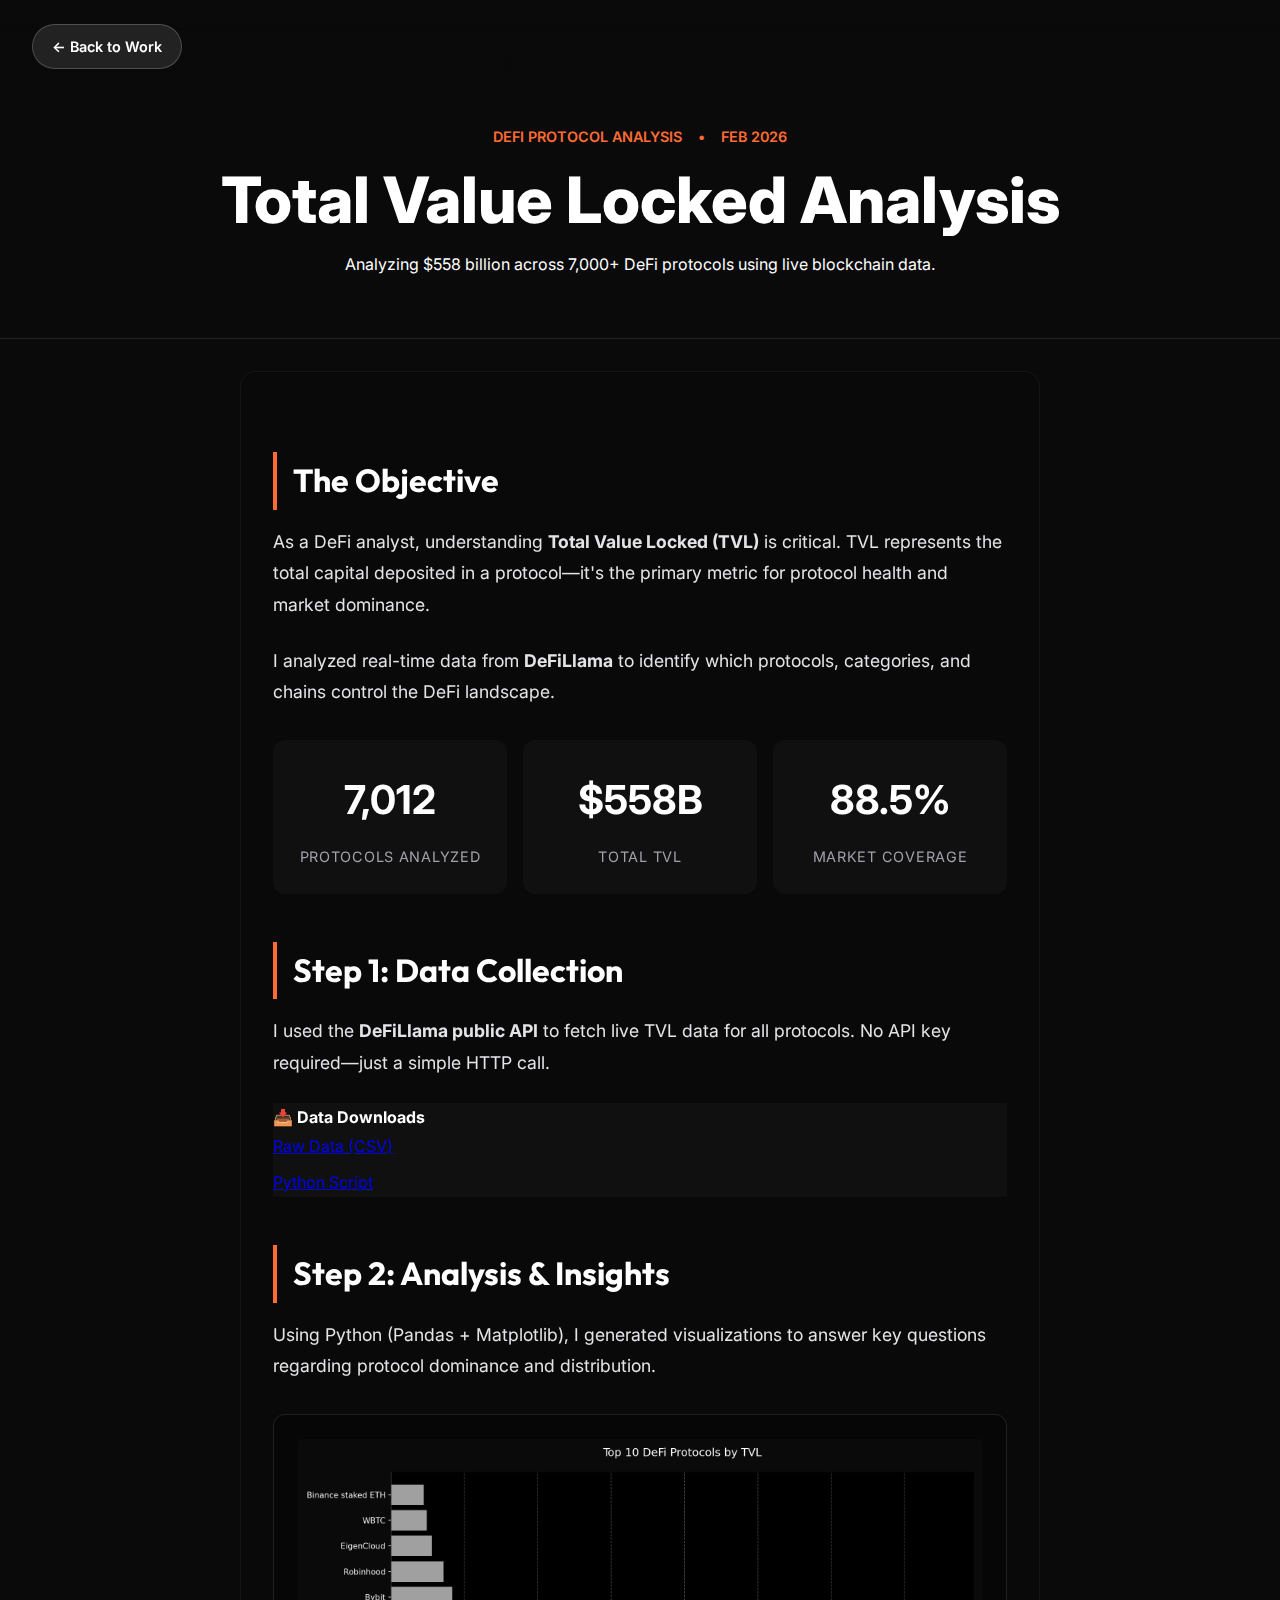
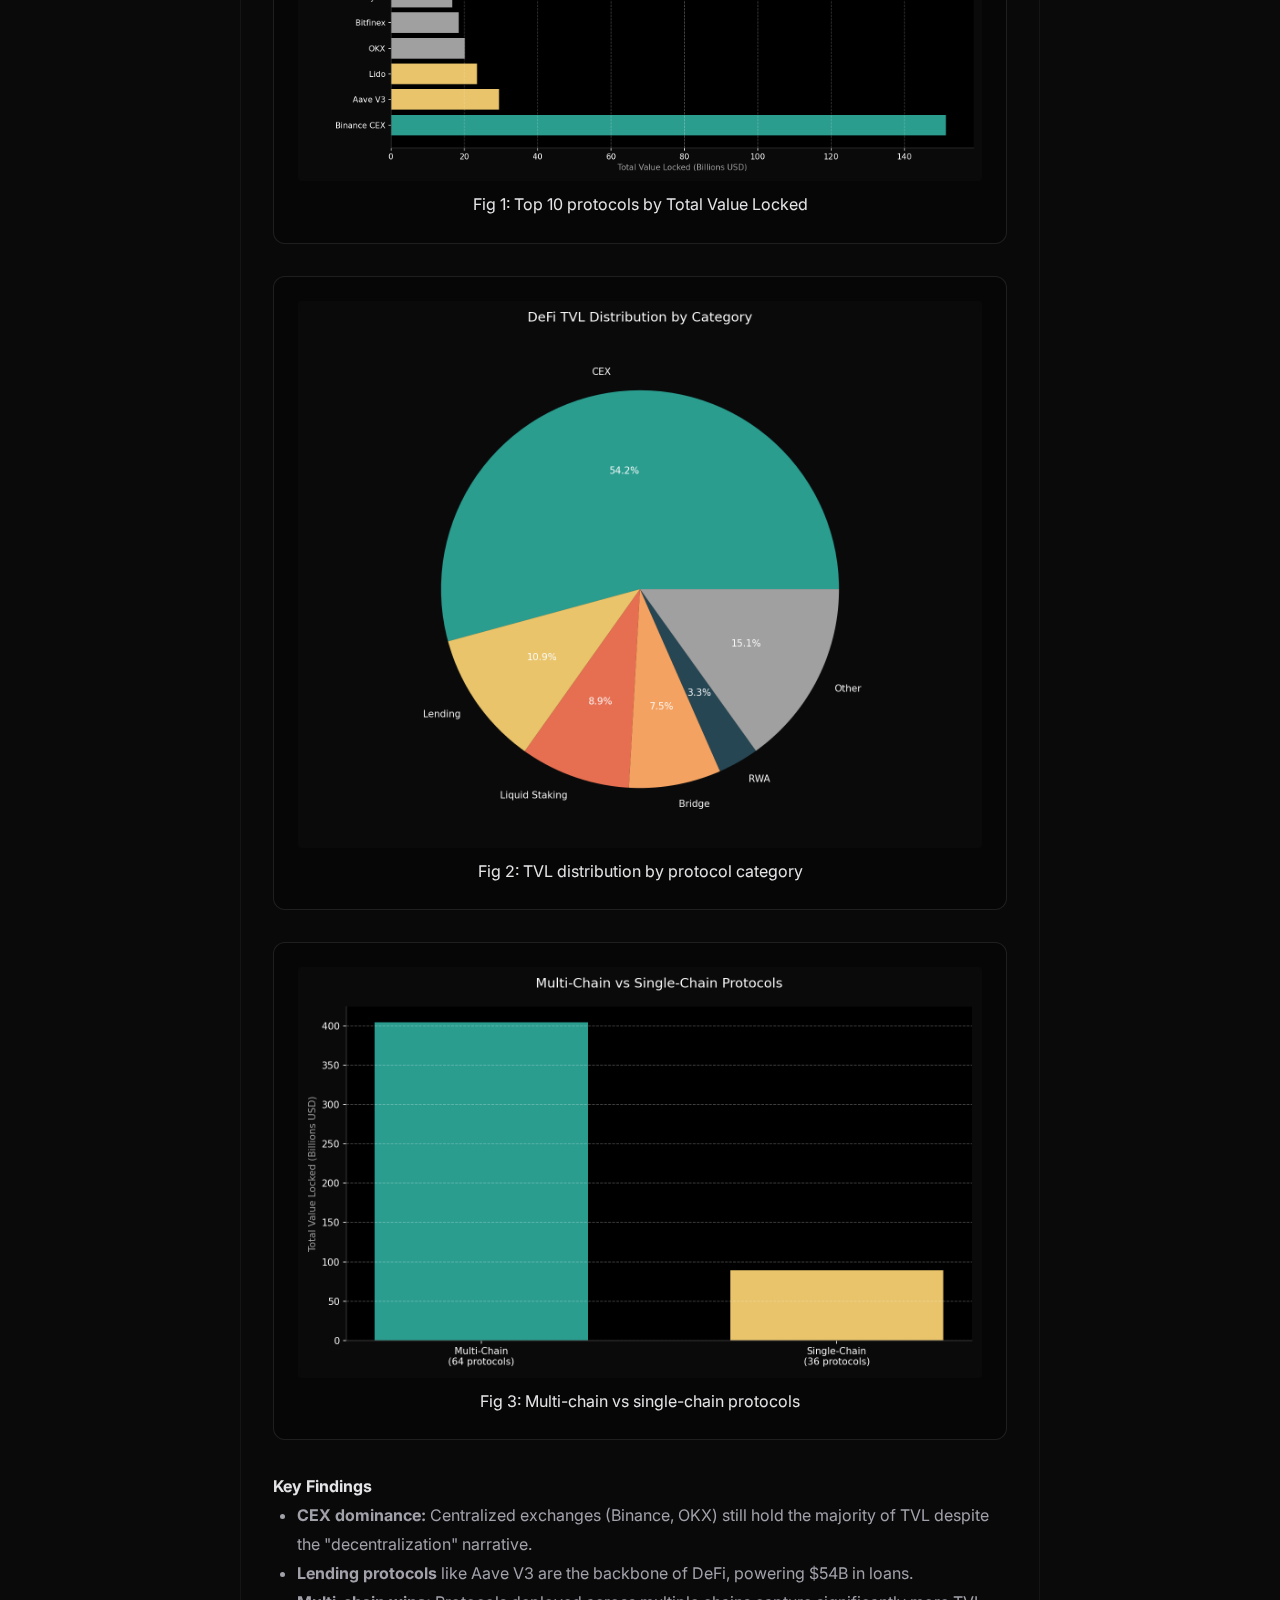
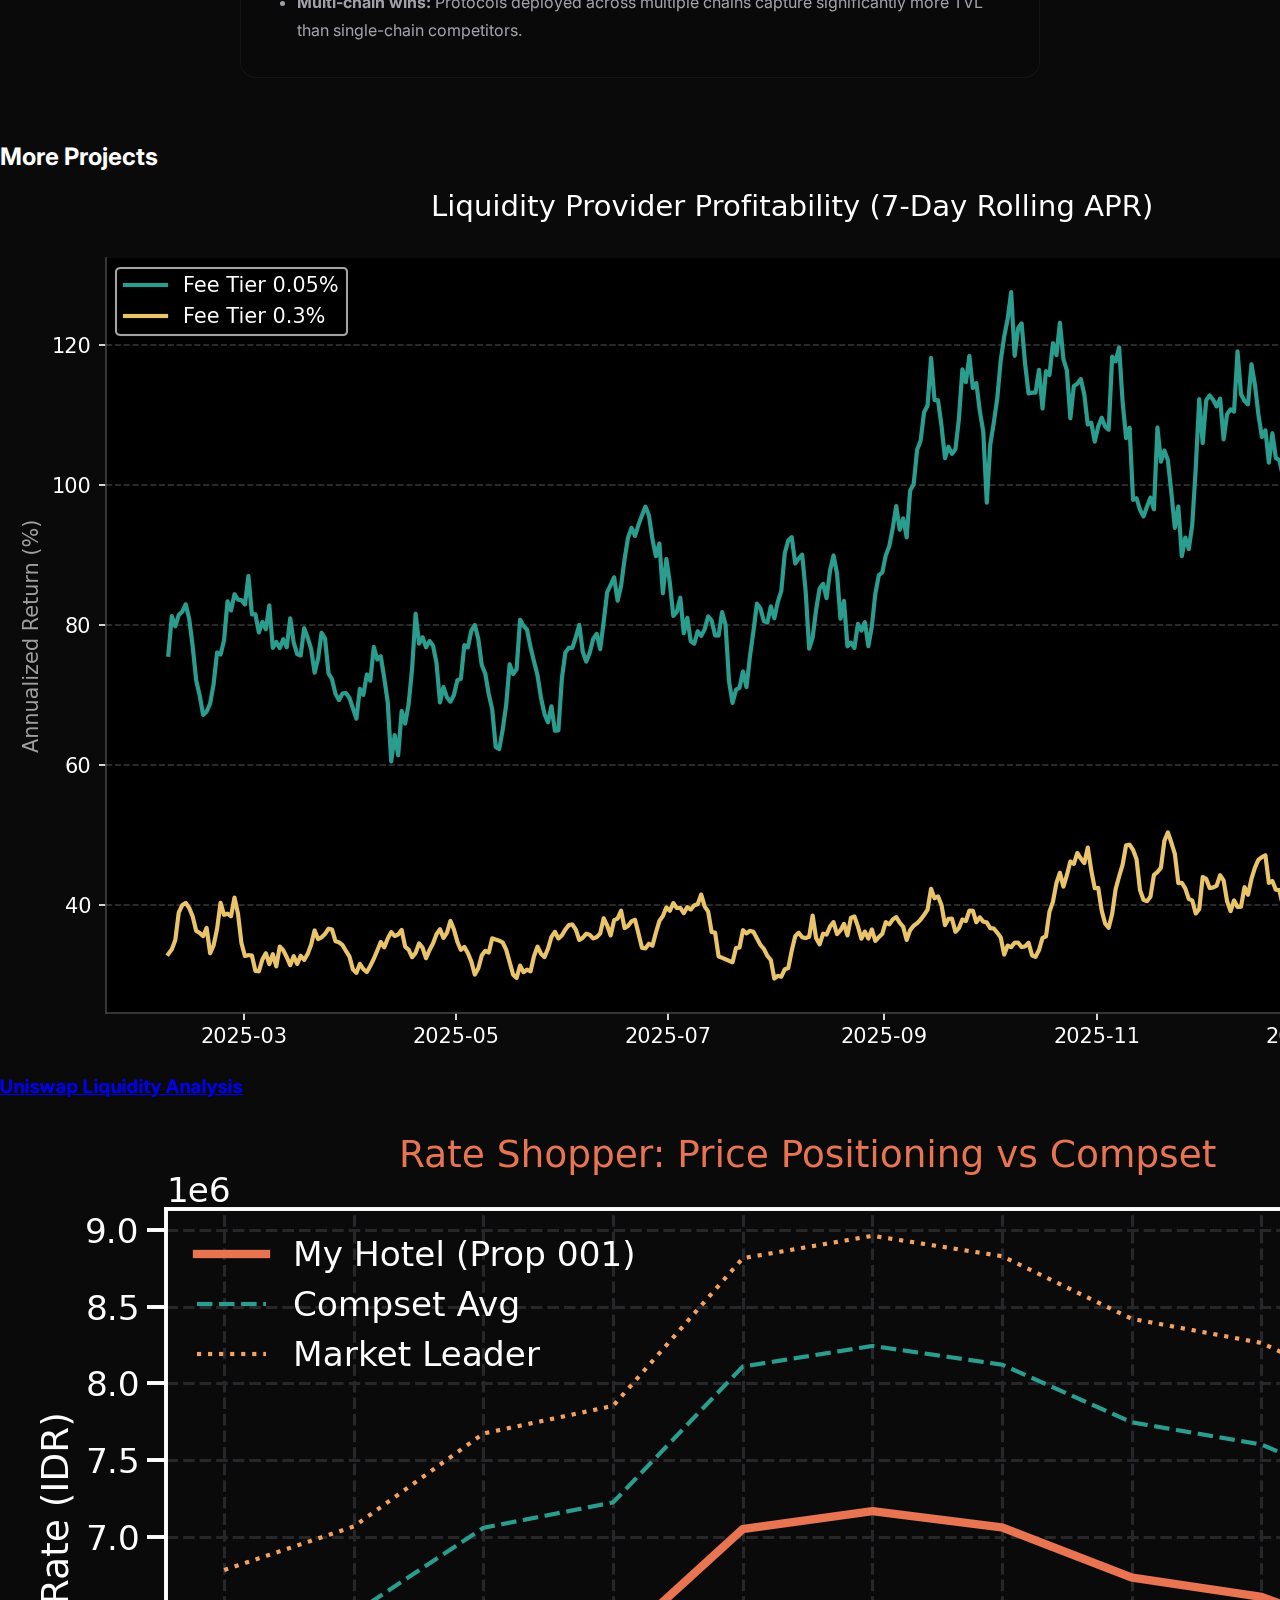
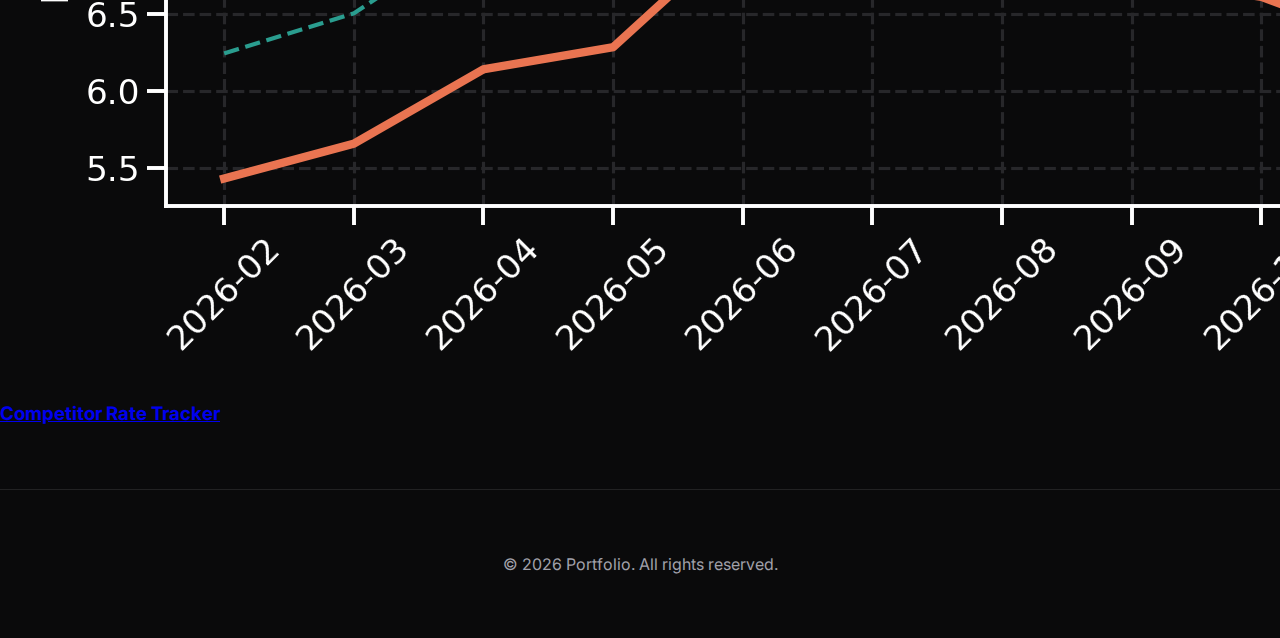
<file: project-defi.html>
<!DOCTYPE html>
<html lang="en">

<head>
    <meta charset="UTF-8">
    <meta name="viewport" content="width=device-width, initial-scale=1.0">
    <title>DeFi Protocol Analysis | TVL Research</title>

    <!-- Fonts -->
    <link rel="preconnect" href="https://fonts.googleapis.com">
    <link rel="preconnect" href="https://fonts.gstatic.com" crossorigin>
    <link
        href="https://fonts.googleapis.com/css2?family=Inter:wght@400;500;600&family=Outfit:wght@500;700;800&display=swap"
        rel="stylesheet">

    <!-- CSS -->
    <link rel="stylesheet" href="css/style.css">
    <link rel="icon" type="image/svg+xml" href="assets/favicon.svg?v=2">

    <style>
        /* Specific Styles for DeFi Report */
        .stats-grid {
            display: grid;
            grid-template-columns: repeat(auto-fit, minmax(200px, 1fr));
            gap: 1rem;
            margin: 2rem 0;
        }

        .stat-card {
            background: rgba(255, 255, 255, 0.03);
            border: 1px solid var(--border-subtle);
            border-radius: 12px;
            padding: 1.5rem;
            text-align: center;
        }

        .stat-card h3 {
            font-size: 2.5rem;
            color: var(--text-primary);
            margin-bottom: 0.5rem;
            font-family: var(--font-heading);
            font-weight: 700;
        }

        .stat-card p {
            font-size: 0.9rem;
            color: var(--text-secondary);
            text-transform: uppercase;
            letter-spacing: 0.05em;
            margin: 0;
        }
    </style>
</head>

<body>

    <!-- Navigation -->
    <nav class="project-nav">
        <div class="project-nav-container">
            <a href="index.html" class="back-btn">
                ← Back to Work
            </a>
        </div>
    </nav>

    <main>

        <!-- Project Header -->
        <header class="project-header">
            <div class="project-meta"><span>DeFi Protocol Analysis</span><span>•</span><span>Feb 2026</span></div>
            <h1 class="hero-title" style="font-size: clamp(2.5rem, 5vw, 4rem);">Total Value Locked Analysis</h1>
            <p class="lead" style="margin: 0 auto;">Analyzing $558 billion across 7,000+ DeFi protocols using live
                blockchain data.</p>
        </header>

        <!-- Article Content -->
        <article class="article-content">

            <h2>The Objective</h2>
            <p>
                As a DeFi analyst, understanding <strong>Total Value Locked (TVL)</strong> is critical. TVL represents
                the total capital deposited in a protocol—it's the primary metric for protocol health and market
                dominance.
            </p>
            <p>
                I analyzed real-time data from <strong>DeFiLlama</strong> to identify which protocols, categories, and
                chains control the DeFi landscape.
            </p>

            <div class="stats-grid">
                <div class="stat-card">
                    <h3>7,012</h3>
                    <p>Protocols Analyzed</p>
                </div>
                <div class="stat-card">
                    <h3>$558B</h3>
                    <p>Total TVL</p>
                </div>
                <div class="stat-card">
                    <h3>88.5%</h3>
                    <p>Market Coverage</p>
                </div>
            </div>

            <h2>Step 1: Data Collection</h2>
            <p>
                I used the <strong>DeFiLlama public API</strong> to fetch live TVL data for all protocols. No API key
                required—just a simple HTTP call.
            </p>

            <div class="insight-box" style="background: rgba(255, 255, 255, 0.03); border-color: var(--text-primary);">
                <h4 style="color: var(--text-primary);">📥 Data Downloads</h4>
                <div style="display: flex; flex-direction: column; gap: 0.5rem;">
                    <a href="defi_analysis/01_raw_data/defillama_tvl_raw.csv" class="download-link">Raw Data (CSV)</a>
                    <a href="defi_analysis/scripts/fetch_data.py" class="download-link">Python Script</a>
                </div>
            </div>

            <h2>Step 2: Analysis & Insights</h2>
            <p>
                Using Python (Pandas + Matplotlib), I generated visualizations to answer key questions regarding
                protocol dominance and distribution.
            </p>

            <div class="chart-container">
                <img src="defi_analysis/03_visualizations/top10_protocols.png" alt="Top 10 Protocols">
                <span class="chart-caption">Fig 1: Top 10 protocols by Total Value Locked</span>
            </div>

            <div class="chart-container">
                <img src="defi_analysis/03_visualizations/category_distribution.png" alt="Category Distribution">
                <span class="chart-caption">Fig 2: TVL distribution by protocol category</span>
            </div>

            <div class="chart-container">
                <img src="defi_analysis/03_visualizations/chain_comparison.png" alt="Chain Comparison">
                <span class="chart-caption">Fig 3: Multi-chain vs single-chain protocols</span>
            </div>

            <div class="insight-box">
                <h4>Key Findings</h4>
                <ul style="color: var(--text-secondary); margin-left: 1.5rem;">
                    <li><strong>CEX dominance:</strong> Centralized exchanges (Binance, OKX) still hold the majority of
                        TVL despite the "decentralization" narrative.</li>
                    <li><strong>Lending protocols</strong> like Aave V3 are the backbone of DeFi, powering $54B in
                        loans.</li>
                    <li><strong>Multi-chain wins:</strong> Protocols deployed across multiple chains capture
                        significantly more TVL than single-chain competitors.</li>
                </ul>
            </div>

        </article>

        <!-- More Projects -->
        <section class="section-padding" style="border-top: 1px solid var(--border-subtle); margin-top: 4rem;">
            <div class="container">
                <h2 class="section-title">More Projects</h2>
                <div class="projects-grid">
                    <a href="project-web3.html" class="project-card">
                        <img src="assets/plots/web3_apr.png" alt="Web3 Analysis" class="project-image">
                        <div class="project-info">
                            <h3 class="project-title">Uniswap Liquidity Analysis</h3>
                        </div>
                    </a>
                    <a href="project-competitor.html" class="project-card">
                        <img src="assets/plots/competitor_analysis.png" alt="Competitor Analysis" class="project-image">
                        <div class="project-info">
                            <h3 class="project-title">Competitor Rate Tracker</h3>
                        </div>
                    </a>
                </div>
            </div>
        </section>

    </main>

    <footer class="footer">
        <div class="container">
            <p>&copy; 2026 Portfolio. All rights reserved.</p>
        </div>
    </footer>
</body>

</html>
</file>
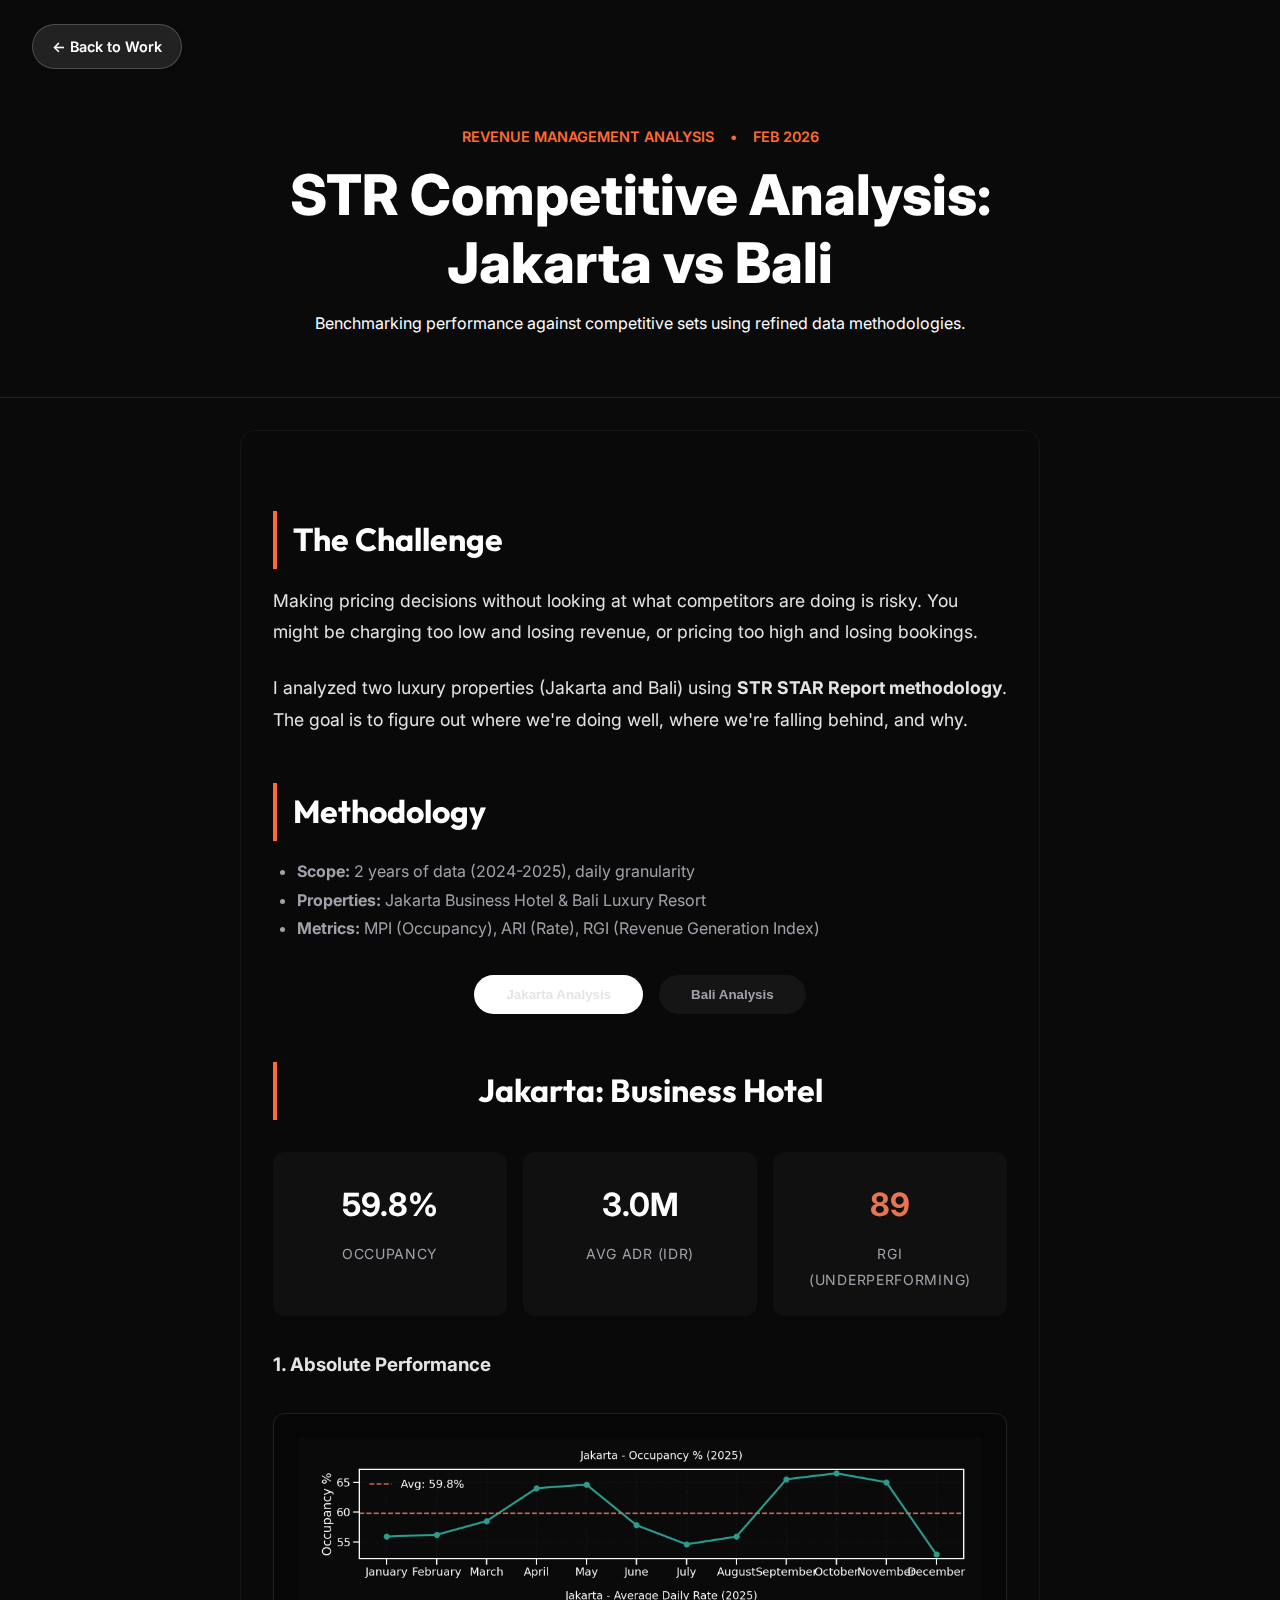
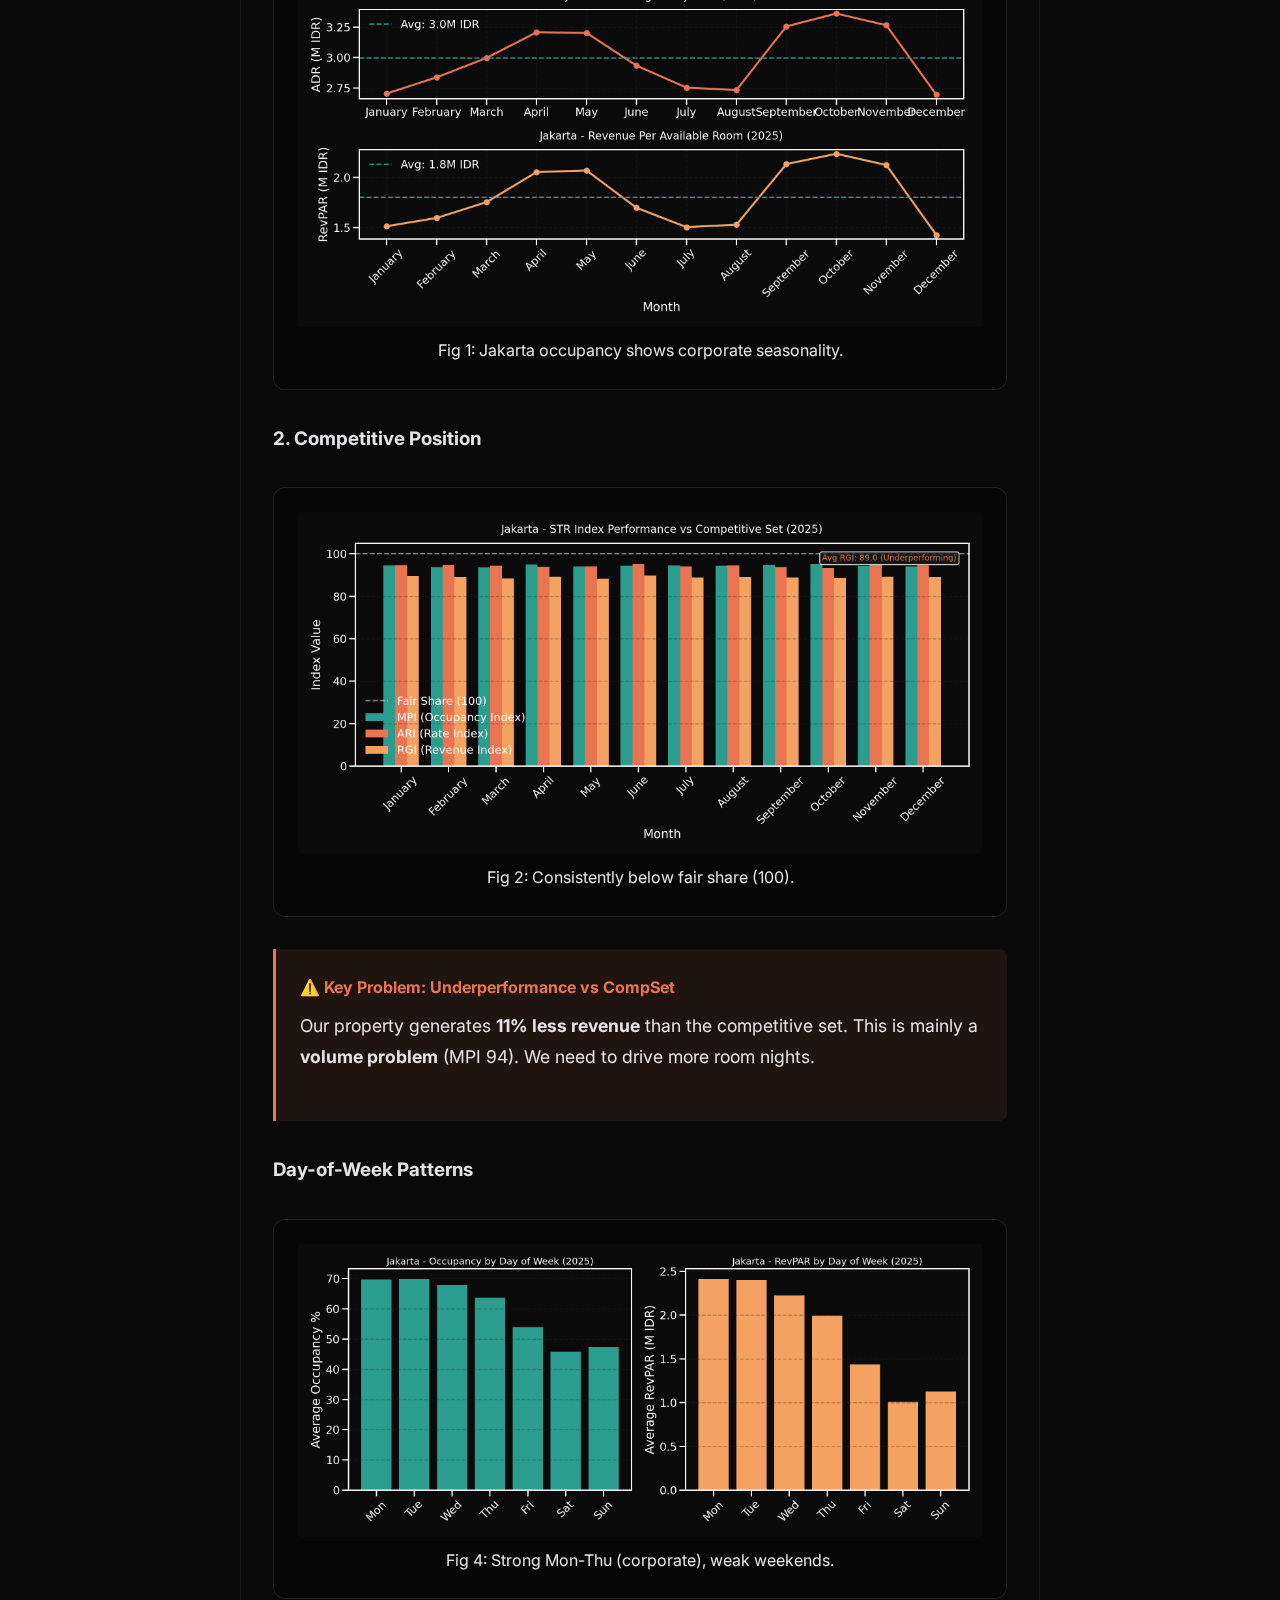
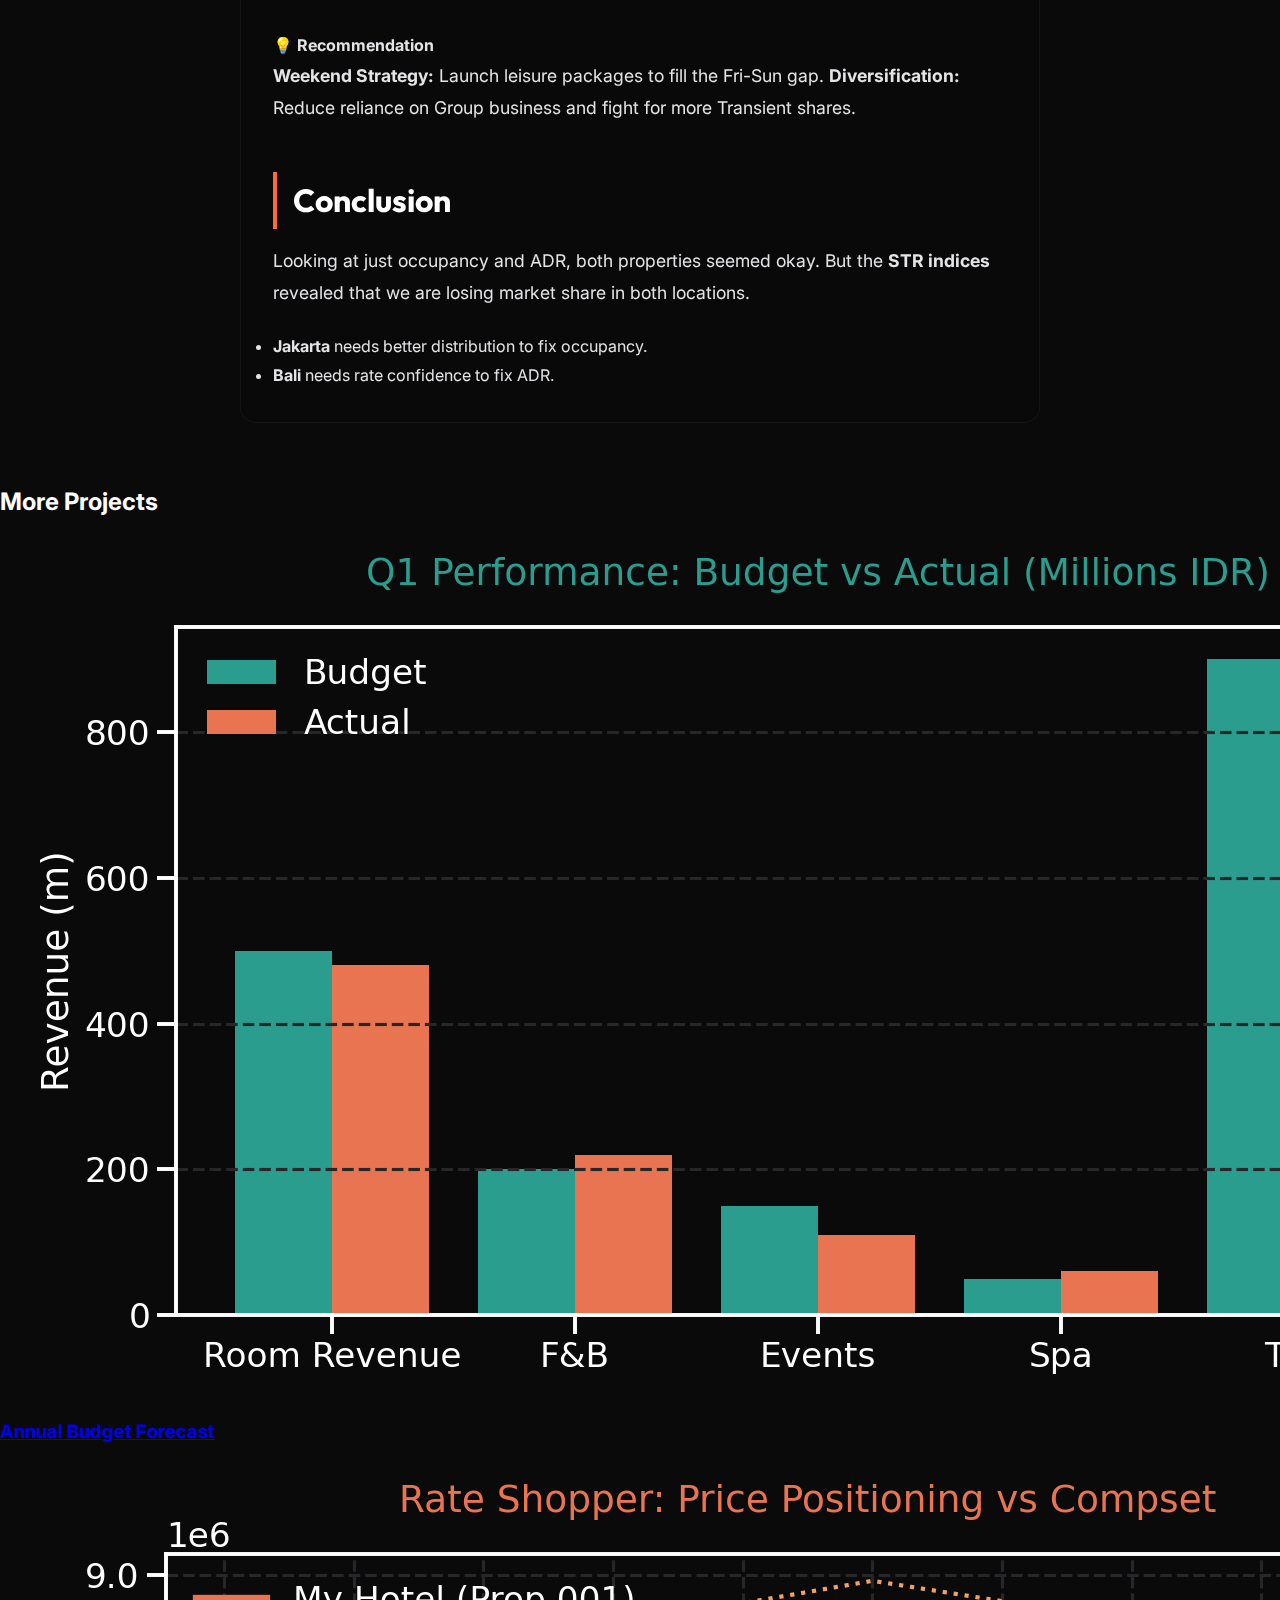
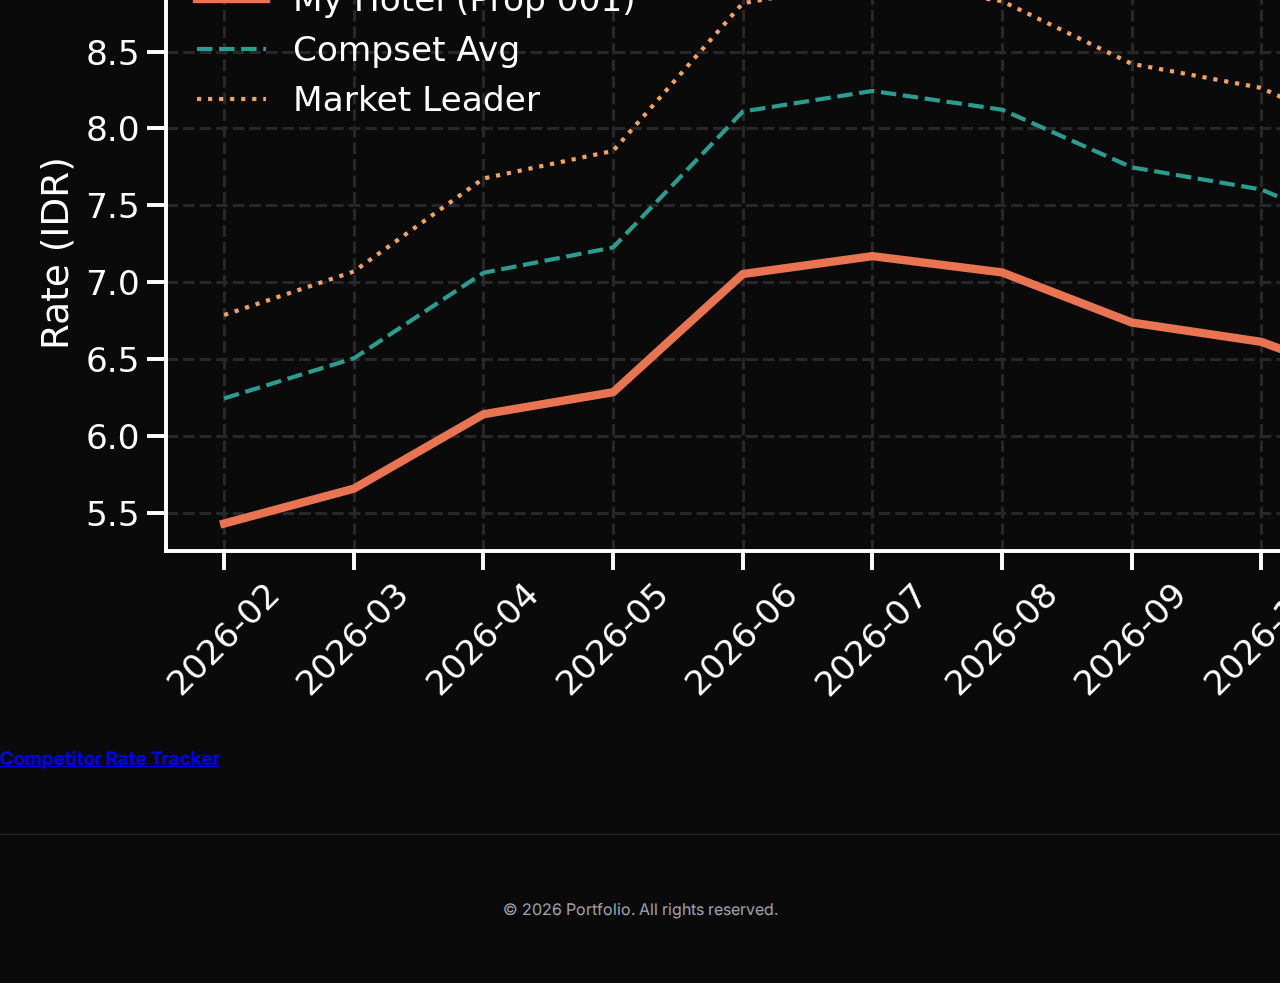
<file: project-str-competitive.html>
<!DOCTYPE html>
<html lang="en">

<head>
    <meta charset="UTF-8">
    <meta name="viewport" content="width=device-width, initial-scale=1.0">
    <title>STR Competitive Analysis | Portfolio</title>

    <!-- Fonts -->
    <link rel="preconnect" href="https://fonts.googleapis.com">
    <link rel="preconnect" href="https://fonts.gstatic.com" crossorigin>
    <link
        href="https://fonts.googleapis.com/css2?family=Inter:wght@400;500;600&family=Outfit:wght@500;700;800&display=swap"
        rel="stylesheet">

    <!-- CSS -->
    <link rel="stylesheet" href="css/style.css">
    <link rel="icon" type="image/svg+xml" href="assets/favicon.svg?v=2">

    <style>
        /* Specific Styles for STR Report Tabs */
        .market-tabs {
            display: flex;
            gap: 1rem;
            margin-bottom: 2rem;
            justify-content: center;
        }

        .tab-btn {
            padding: 0.75rem 2rem;
            background: rgba(255, 255, 255, 0.05);
            border: 1px solid var(--border-subtle);
            border-radius: 99px;
            color: var(--text-secondary);
            cursor: pointer;
            transition: all 0.3s ease;
            font-weight: 600;
        }

        .tab-btn:hover {
            border-color: var(--text-primary);
            color: var(--text-primary);
        }

        .tab-btn.active {
            background: var(--text-primary);
            color: var(--bg-body);
            border-color: var(--text-primary);
        }

        .tab-content {
            display: none;
            animation: fadeIn 0.5s ease;
        }

        .tab-content.active {
            display: block;
        }

        @keyframes fadeIn {
            from {
                opacity: 0;
                transform: translateY(10px);
            }

            to {
                opacity: 1;
                transform: translateY(0);
            }
        }

        .metric-grid {
            display: grid;
            grid-template-columns: repeat(auto-fit, minmax(200px, 1fr));
            gap: 1rem;
            margin: 2rem 0;
        }

        .metric-card {
            background: rgba(255, 255, 255, 0.03);
            border: 1px solid var(--border-subtle);
            border-radius: 12px;
            padding: 1.5rem;
            text-align: center;
        }

        .metric-value {
            font-size: 2rem;
            font-weight: 700;
            color: var(--text-primary);
            margin-bottom: 0.5rem;
            font-family: var(--font-heading);
        }

        .metric-label {
            color: var(--text-secondary);
            font-size: 0.875rem;
            text-transform: uppercase;
            letter-spacing: 0.05em;
        }

        .warning-box {
            background: rgba(233, 116, 81, 0.1);
            border-left: 3px solid #E97451;
            padding: 1.5rem;
            border-radius: 0 8px 8px 0;
            margin: 2rem 0;
        }

        .warning-box h4 {
            color: #E97451;
            margin-bottom: 0.5rem;
        }
    </style>
</head>

<body>

    <!-- Navigation -->
    <nav class="project-nav">
        <div class="project-nav-container">
            <a href="index.html" class="back-btn">
                ← Back to Work
            </a>
        </div>
    </nav>

    <main>

        <!-- Project Header -->
        <header class="project-header">
            <div class="project-meta"><span>Revenue Management Analysis</span><span>•</span><span>Feb 2026</span></div>
            <h1 class="hero-title" style="font-size: clamp(2.5rem, 5vw, 3.5rem);">STR Competitive Analysis:<br>Jakarta
                vs Bali</h1>
            <p class="lead" style="margin: 0 auto;">Benchmarking performance against competitive sets using refined data
                methodologies.</p>
        </header>

        <!-- Article Content -->
        <article class="article-content">

            <h2>The Challenge</h2>
            <p>
                Making pricing decisions without looking at what competitors are doing is risky. You might be charging
                too low and losing revenue, or pricing too high and losing bookings.
            </p>
            <p>
                I analyzed two luxury properties (Jakarta and Bali) using <strong>STR STAR Report methodology</strong>.
                The goal is to figure out where we're doing well, where we're falling behind, and why.
            </p>

            <h2>Methodology</h2>
            <ul style="color: var(--text-secondary); margin-bottom: 2rem; padding-left: 1.5rem;">
                <li><strong>Scope:</strong> 2 years of data (2024-2025), daily granularity</li>
                <li><strong>Properties:</strong> Jakarta Business Hotel & Bali Luxury Resort</li>
                <li><strong>Metrics:</strong> MPI (Occupancy), ARI (Rate), RGI (Revenue Generation Index)</li>
            </ul>

            <div class="market-tabs">
                <button class="tab-btn active" onclick="switchMarket('jakarta')">Jakarta Analysis</button>
                <button class="tab-btn" onclick="switchMarket('bali')">Bali Analysis</button>
            </div>

            <!-- Jakarta Content -->
            <div id="jakarta-content" class="tab-content active">
                <center>
                    <h2>Jakarta: Business Hotel</h2>
                </center>

                <div class="metric-grid">
                    <div class="metric-card">
                        <div class="metric-value">59.8%</div>
                        <div class="metric-label">Occupancy</div>
                    </div>
                    <div class="metric-card">
                        <div class="metric-value">3.0M</div>
                        <div class="metric-label">Avg ADR (IDR)</div>
                    </div>
                    <div class="metric-card">
                        <div class="metric-value" style="color: #E97451;">89</div>
                        <div class="metric-label">RGI (Underperforming)</div>
                    </div>
                </div>

                <h3>1. Absolute Performance</h3>
                <div class="chart-container">
                    <img src="assets/str_analysis/jakarta_absolute_performance.png" alt="Jakarta Performance">
                    <span class="chart-caption">Fig 1: Jakarta occupancy shows corporate seasonality.</span>
                </div>

                <h3>2. Competitive Position</h3>
                <div class="chart-container">
                    <img src="assets/str_analysis/jakarta_str_indices.png" alt="Jakarta STR Indices">
                    <span class="chart-caption">Fig 2: Consistently below fair share (100).</span>
                </div>

                <div class="warning-box">
                    <h4>⚠️ Key Problem: Underperformance vs CompSet</h4>
                    <p>Our property generates <strong>11% less revenue</strong> than the competitive set. This is mainly
                        a <strong>volume problem</strong> (MPI 94). We need to drive more room nights.</p>
                </div>

                <h3>Day-of-Week Patterns</h3>
                <div class="chart-container">
                    <img src="assets/str_analysis/jakarta_day_of_week.png" alt="Jakarta DOW">
                    <span class="chart-caption">Fig 4: Strong Mon-Thu (corporate), weak weekends.</span>
                </div>

                <div class="insight-box">
                    <h4>💡 Recommendation</h4>
                    <p><strong>Weekend Strategy:</strong> Launch leisure packages to fill the Fri-Sun gap.
                        <strong>Diversification:</strong> Reduce reliance on Group business and fight for more Transient
                        shares.
                    </p>
                </div>
            </div>

            <!-- Bali Content -->
            <div id="bali-content" class="tab-content">
                <center>
                    <h2>Bali: Luxury Resort</h2>
                </center>

                <div class="metric-grid">
                    <div class="metric-card">
                        <div class="metric-value">81.3%</div>
                        <div class="metric-label">Occupancy</div>
                    </div>
                    <div class="metric-card">
                        <div class="metric-value">6.2M</div>
                        <div class="metric-label">Avg ADR (IDR)</div>
                    </div>
                    <div class="metric-card">
                        <div class="metric-value" style="color: #E97451;">87</div>
                        <div class="metric-label">RGI (Underperforming)</div>
                    </div>
                </div>

                <h3>1. Absolute Performance</h3>
                <div class="chart-container">
                    <img src="assets/str_analysis/bali_absolute_performance.png" alt="Bali Performance">
                    <span class="chart-caption">Fig 1: Strong leisure seasonality in Summer.</span>
                </div>

                <h3>2. Competitive Position</h3>
                <div class="chart-container">
                    <img src="assets/str_analysis/bali_str_indices.png" alt="Bali STR Indices">
                    <span class="chart-caption">Fig 2: Both rate and volume gaps vs competitors.</span>
                </div>

                <div class="warning-box">
                    <h4>⚠️ Key Problem: Rate Confidence</h4>
                    <p>We are pricing too low (ARI 93) while also losing occupancy. This suggests we are under-valuing
                        our product compared to the compset.</p>
                </div>

                <div class="insight-box">
                    <h4>💡 Recommendation</h4>
                    <p><strong>Raise Rates:</strong> Increase ADR by 5-8% during peak season. We are leaving money on
                        the table. <strong>Brand Elevation:</strong> Marketing should focus on premium positioning to
                        justify the rate hike.</p>
                </div>
            </div>

            <h2>Conclusion</h2>
            <p>
                Looking at just occupancy and ADR, both properties seemed okay. But the <strong>STR indices</strong>
                revealed that we are losing market share in both locations.
            </p>
            <ul>
                <li><strong>Jakarta</strong> needs better distribution to fix occupancy.</li>
                <li><strong>Bali</strong> needs rate confidence to fix ADR.</li>
            </ul>

        </article>

        <!-- More Projects -->
        <section class="section-padding" style="border-top: 1px solid var(--border-subtle); margin-top: 4rem;">
            <div class="container">
                <h2 class="section-title">More Projects</h2>
                <div class="projects-grid">
                    <a href="project-budget.html" class="project-card">
                        <img src="assets/plots/budget_forecast.png" alt="Budget Forecast" class="project-image">
                        <div class="project-info">
                            <h3 class="project-title">Annual Budget Forecast</h3>
                        </div>
                    </a>
                    <a href="project-competitor.html" class="project-card">
                        <img src="assets/plots/competitor_analysis.png" alt="Competitor Analysis" class="project-image">
                        <div class="project-info">
                            <h3 class="project-title">Competitor Rate Tracker</h3>
                        </div>
                    </a>
                </div>
            </div>
        </section>

    </main>

    <footer class="footer">
        <div class="container">
            <p>&copy; 2026 Portfolio. All rights reserved.</p>
        </div>
    </footer>

    <script>
        function switchMarket(market) {
            // Update tabs
            document.querySelectorAll('.tab-btn').forEach(btn => {
                btn.classList.remove('active');
            });
            event.target.classList.add('active');

            // Update content
            document.querySelectorAll('.tab-content').forEach(content => {
                content.classList.remove('active');
            });
            document.getElementById(market + '-content').classList.add('active');
        }
    </script>
</body>

</html>
</file>
<file: css/style.css>
/*
 * Portfolio - One Page Layout (Sukumar-inspired)
 */

:root {
    --bg-primary: #0a0a0b;
    --text-primary: #ffffff;
    --text-secondary: #a1a1aa;
    --accent-orange: #FF6B35;
    --accent-orange-hover: #FF8555;
    --border-color: #27272a;
    --font-main: 'Inter', -apple-system, BlinkMacSystemFont, sans-serif;
    --font-display: 'Outfit', -apple-system, BlinkMacSystemFont, sans-serif;
}

* {
    margin: 0;
    padding: 0;
    box-sizing: border-box;
}

html,
body {
    /* Allow scrolling by default for project pages */
    min-height: 100%;
    overflow-x: hidden;
}

/* Homepage specific lock */
.homepage-mode,
.homepage-mode body {
    height: 100%;
    overflow: hidden;
}

body {
    background-color: var(--bg-primary);
    color: var(--text-primary);
    font-family: var(--font-main);
}


/* Particle Canvas */
.particle-canvas {
    position: fixed;
    top: 0;
    left: 0;
    width: 100%;
    height: 100%;
    pointer-events: none;
    z-index: 0;
    opacity: 0.3;
}

.floating-elements {
    display: none;
}

/* 
   ==========================================================================
   CORNER NAVIGATION & LAYOUT
   ==========================================================================
*/

/* Top Left: Role */
.corner-top-left {
    position: absolute;
    top: 2.5rem;
    left: 2.5rem;
    z-index: 100;
}

.role-text {
    font-size: 0.8rem;
    font-weight: 600;
    letter-spacing: 0.05em;
    line-height: 1.4;
    color: var(--text-secondary);
    text-transform: uppercase;
    display: block;
}

/* Top Center: Time/Location */
.corner-top-center {
    position: absolute;
    top: 2.5rem;
    left: 50%;
    transform: translateX(-50%);
    z-index: 100;
}

#local-time {
    font-size: 0.8rem;
    font-weight: 500;
    letter-spacing: 0.05em;
    color: var(--text-secondary);
    text-transform: uppercase;
}

/* Top Right: Actions */
.corner-top-right {
    position: absolute;
    top: 2.5rem;
    right: 2.5rem;
    z-index: 100;
    display: flex;
    gap: 2rem;
}

.nav-link-item {
    font-size: 0.85rem;
    font-weight: 600;
    color: var(--text-primary);
    text-decoration: none;
    text-transform: uppercase;
    letter-spacing: 0.05em;
    transition: color 0.2s;
}

.nav-link-item:hover {
    color: var(--accent-orange);
}

/* Bottom Left: Main Name */
.corner-bottom-left {
    position: absolute;
    bottom: 2.5rem;
    left: 2.5rem;
    z-index: 100;
    pointer-events: none;
    /* Let clicks pass through if needed */
}

/* Bottom Right: Bio & CTA */
.corner-bottom-right {
    position: absolute;
    bottom: 2.5rem;
    right: 2.5rem;
    z-index: 100;
    text-align: right;
    max-width: 350px;
}

/* Project Page Navigation */
.project-nav {
    position: fixed;
    top: 0;
    left: 0;
    width: 100%;
    padding: 1.5rem 2rem;
    z-index: 1000;
    display: flex;
    justify-content: space-between;
    align-items: center;
    background: linear-gradient(to bottom, rgba(10, 10, 11, 0.9) 0%, rgba(10, 10, 11, 0) 100%);
    pointer-events: none;
    /* Let clicks pass through empty areas */
}

.project-nav-container {
    pointer-events: auto;
    /* Re-enable clicks on links */
    display: flex;
    align-items: center;
    gap: 1rem;
}

.back-btn {
    display: flex;
    align-items: center;
    gap: 0.5rem;
    text-decoration: none;
    color: var(--text-primary);
    font-weight: 600;
    font-size: 0.9rem;
    padding: 0.8rem 1.2rem;
    background: rgba(255, 255, 255, 0.1);
    border: 1px solid rgba(255, 255, 255, 0.2);
    border-radius: 50px;
    backdrop-filter: blur(8px);
    transition: all 0.2s ease;
}

.back-btn:hover {
    background: rgba(255, 255, 255, 0.2);
    transform: translateX(-2px);
}

/* One Page Layout Wrapper */
.one-page-layout {
    height: 100vh;
    width: 100%;
    position: relative;
    overflow: hidden;
    z-index: 10;
}

/* Auto-Scrolling Carousel - CENTERED */
/* Vertically Centered Carousel */
.horizontal-carousel-wrapper {
    position: absolute;
    top: 50%;
    left: 0;
    width: 100%;
    transform: translateY(-50%);
    z-index: 50;
    /* Ensure it doesn't block clicks to corners */
    pointer-events: none;
}

.horizontal-carousel {
    width: 100%;
    overflow: hidden;
    padding: 2rem 0;
    /* Enable pointer events only on the carousel content */
    pointer-events: auto;
}

.horizontal-scroll {
    display: flex;
    gap: 2rem;
    /* Add side padding so items aren't flush w/ edge initially */
    animation: scroll 12s linear infinite;
    width: fit-content;
}

/* 
   ==========================================================================
   LOADER & ANIMATIONS
   ==========================================================================
*/

.loader {
    position: fixed;
    top: 0;
    left: 0;
    width: 100%;
    height: 100%;
    background: #000;
    z-index: 9999;
    display: flex;
    justify-content: flex-end;
    align-items: flex-end;
    padding: 2.5rem;
}

.loader-counter {
    font-family: var(--font-display);
    font-size: 8rem;
    font-weight: 800;
    color: var(--text-primary);
    line-height: 1;
}

.hero-reveal {
    opacity: 0;
    /* GSAP will handle visibility */
}

@keyframes scroll {
    0% {
        transform: translateX(0);
    }

    100% {
        transform: translateX(-50%);
    }

    /* Adjust based on duplicated content */
}

.horizontal-scroll:hover {
    animation-play-state: paused;
}

.project-thumbnail {
    flex: 0 0 450px;
    /* Larger thumbnails */
    height: 280px;
    position: relative;
    overflow: hidden;
    /* border: 1px solid var(--border-color); */
    text-decoration: none;
    background: black;
    transition: transform 0.3s ease;
}

.project-thumbnail:hover {
    transform: scale(1.02);
    z-index: 60;
}

.project-thumbnail img {
    width: 100%;
    height: 100%;
    object-fit: contain;
    /* Contain to show full charts */
    background: black;
    opacity: 0.8;
    transition: opacity 0.3s;
}

.project-thumbnail:hover img {
    opacity: 1;
}

.project-overlay-label {
    position: absolute;
    bottom: 1rem;
    left: 1rem;
    z-index: 10;
}

.project-overlay-label span {
    font-family: var(--font-main);
    font-size: 0.75rem;
    letter-spacing: 0.05em;
    color: #fff;
    text-transform: uppercase;
    font-weight: 600;
    background: black;
    padding: 0.3rem 0.6rem;
}

/* Bottom Section - Name Left, Bio Right */
/* Main Name - Bottom Left */
.main-name {
    font-family: var(--font-display);
    font-size: clamp(6rem, 14vw, 16rem);
    font-weight: 800;
    line-height: 0.8;
    letter-spacing: -0.04em;
    text-transform: uppercase;
    color: var(--text-primary);
    margin: 0;
}

/* Bio Text - Bottom Right */
.bio-text {
    font-size: 0.95rem;
    line-height: 1.6;
    color: var(--text-secondary);
    margin-bottom: 1.5rem;
    text-align: right;
}

.highlight-orange {
    color: var(--accent-orange);
    font-weight: 600;
}

.btn-primary-large {
    display: inline-block;
    padding: 1rem 2rem;
    background: var(--accent-orange);
    color: #000;
    font-weight: 800;
    text-transform: uppercase;
    text-decoration: none;
    font-size: 0.9rem;
    letter-spacing: 0.05em;
    transition: all 0.2s;
}

.btn-primary-large:hover {
    background: var(--accent-orange-hover);
    transform: translateY(-2px);
}

/* Mobile Adjustments */
@media (max-width: 768px) {

    /* Stack elements naturally on mobile if needed, or keep the chaos */
    .one-page-layout {
        overflow-y: auto;
        height: 100vh;
        padding-bottom: 2rem;
    }

    .horizontal-carousel-wrapper {
        position: relative;
        transform: none;
        top: 0;
        margin-top: 120px;
        margin-bottom: 2rem;
    }

    .corner-top-left {
        top: 1.5rem;
        left: 1.5rem;
    }

    .corner-top-right {
        top: 1.5rem;
        right: 1.5rem;
    }

    .corner-top-center {
        top: 1.5rem;
    }

    .corner-bottom-left {
        position: relative;
        bottom: auto;
        left: auto;
        padding: 0 1.5rem;
        margin-bottom: 2rem;
    }

    .corner-bottom-right {
        position: relative;
        /* Change to relative for mobile flow */
        bottom: auto;
        right: auto;
        text-align: left;
        /* Align left on mobile */
        padding: 0 1.5rem;
        max-width: 100%;
    }

    .bio-text {
        text-align: left;
    }

    .main-name {
        font-size: 20vw;
    }
}

/* Mobile */
@media (max-width: 768px) {
    .navbar {
        padding: 1rem 1.5rem;
    }

    .top-bar {
        flex-direction: column;
        gap: 0.5rem;
        text-align: center;
        padding: 1rem 1.5rem;
    }

    .name-section {
        padding: 0 1.5rem 2rem 1.5rem;
    }

    .name-container {
        flex-direction: column;
        align-items: flex-start;
        gap: 2rem;
    }

    .main-name {
        font-size: clamp(3rem, 12vw, 5rem);
    }

    .bio-section {
        max-width: 100%;
    }

    .project-thumbnail {
        flex: 0 0 300px;
        height: 200px;
    }

    .nav-links {
        display: none;
    }
}

/* 
   ==========================================================================
   PROJECT PAGE READABILITY FIXES
   (Appended to preserve original site styles)
   ==========================================================================
*/

/* 1. Article Container */
/* 1. Article Container */
.article-content {
    max-width: 800px;
    margin: 0 auto;
    padding: 2rem;
    font-family: var(--font-main, sans-serif);
    color: #e4e4e7;
    /* Light gray for readability */
    line-height: 1.8;
    background: rgba(10, 10, 11, 0.95);
    /* High opacity dark bg */
    backdrop-filter: blur(10px);
    border: 1px solid rgba(255, 255, 255, 0.05);
    border-radius: 16px;
}

/* 2. Typography for Articles */
.article-content h2 {
    font-family: var(--font-display, sans-serif);
    font-size: 2rem;
    margin-top: 3rem;
    margin-bottom: 1rem;
    color: #ffffff;
    border-left: 4px solid var(--accent-orange, #FF6B35);
    padding-left: 1rem;
}

.article-content p {
    margin-bottom: 1.5rem;
    font-size: 1.1rem;
}

/* 3. Project Header (Titles & Meta) */
.project-header {
    text-align: center;
    padding: 8rem 2rem 4rem;
    /* Top padding clears navbar */
    border-bottom: 1px solid rgba(255, 255, 255, 0.1);
    margin-bottom: 2rem;
}

.hero-title {
    font-size: clamp(2.5rem, 5vw, 4rem);
    font-weight: 800;
    margin-bottom: 1rem;
    color: #ffffff;
}

.project-meta {
    display: flex;
    justify-content: center;
    gap: 1rem;
    margin-bottom: 1rem;
    color: var(--accent-orange, #FF6B35);
    font-weight: 600;
    text-transform: uppercase;
    font-size: 0.9rem;
}

/* 4. Visual Assets (Charts & Code) */
.chart-container {
    background: rgba(0, 0, 0, 0.3);
    border: 1px solid rgba(255, 255, 255, 0.1);
    border-radius: 12px;
    padding: 1.5rem;
    margin: 2rem 0;
    text-align: center;
}

.chart-container img {
    max-width: 100%;
    height: auto;
    border-radius: 4px;
}

.code-block {
    background: #1a1a1b;
    border: 1px solid rgba(255, 255, 255, 0.1);
    border-radius: 8px;
    padding: 1rem;
    margin: 2rem 0;
    overflow-x: auto;
}

/* 5. Navigation & Footer Enhancements */
.footer {
    text-align: center;
    padding: 4rem 2rem;
    margin-top: 4rem;
    border-top: 1px solid rgba(255, 255, 255, 0.1);
    color: #a1a1aa;
}
</file>
